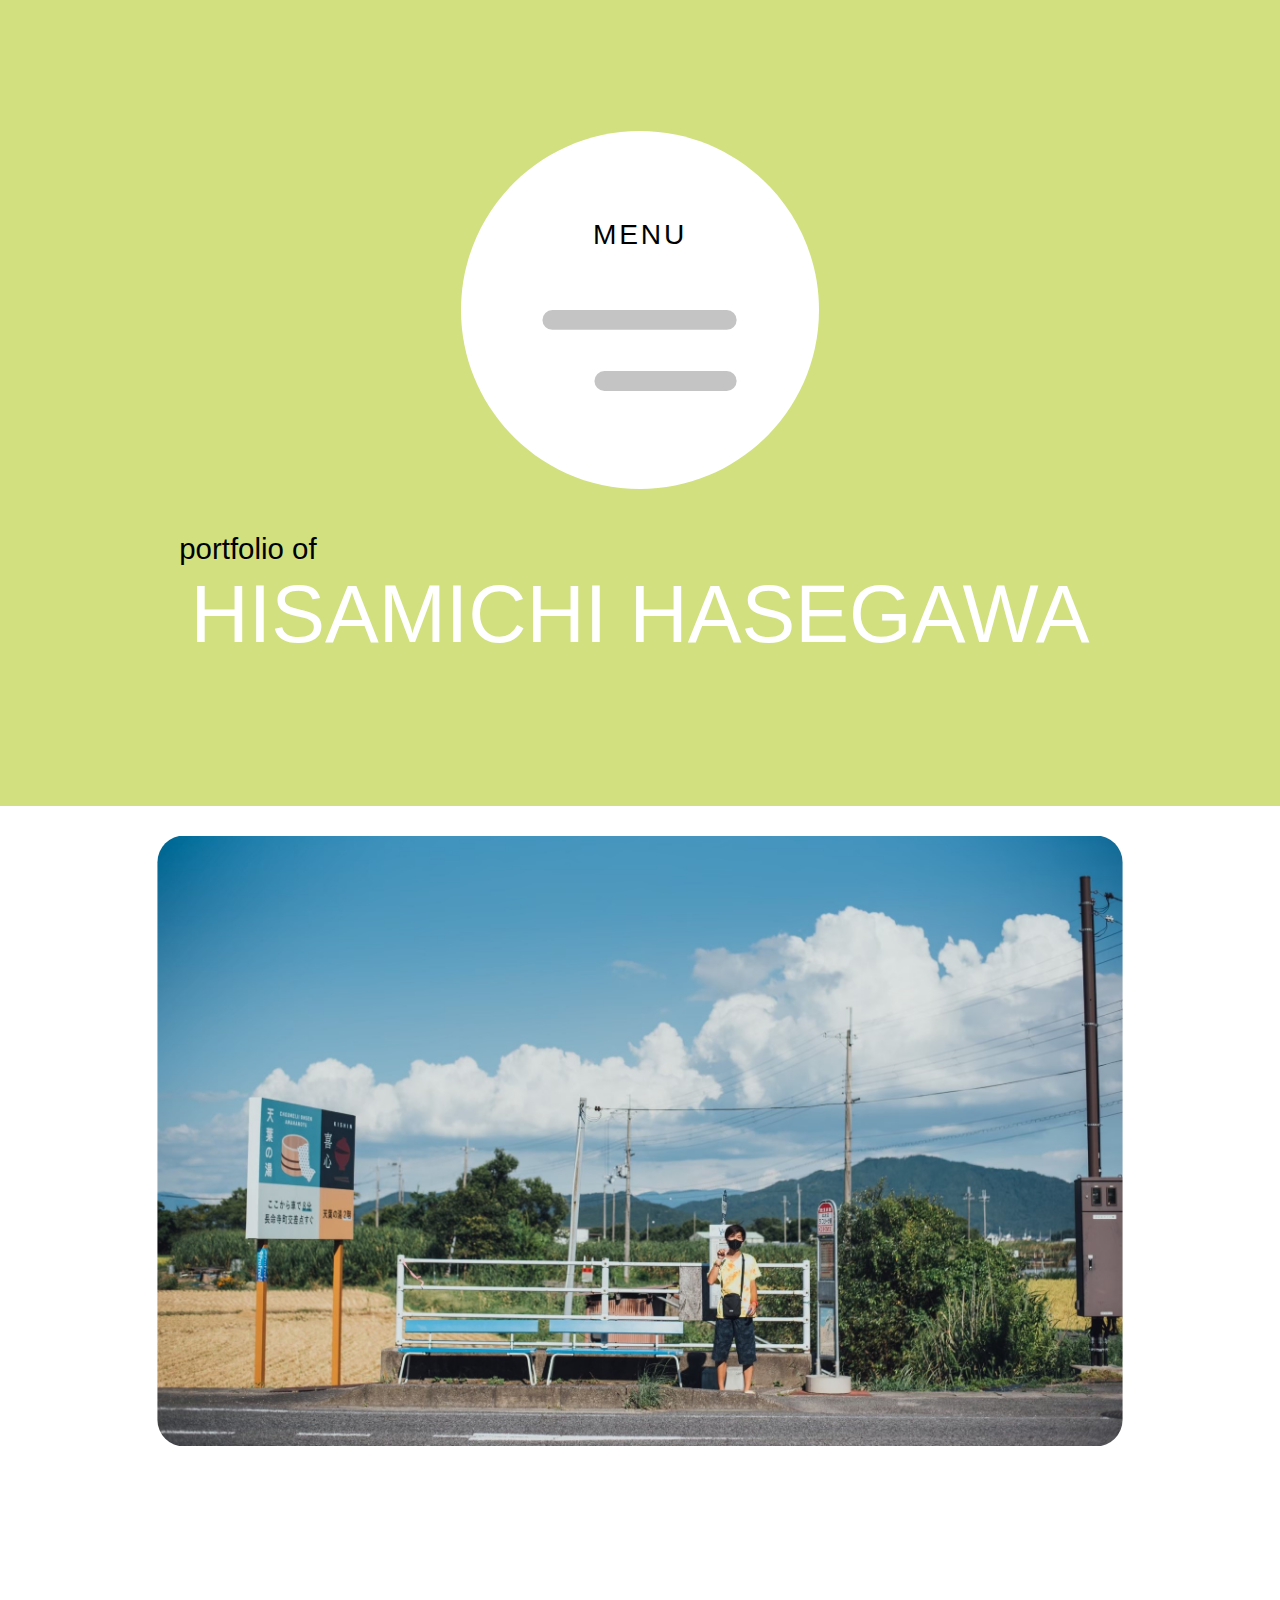
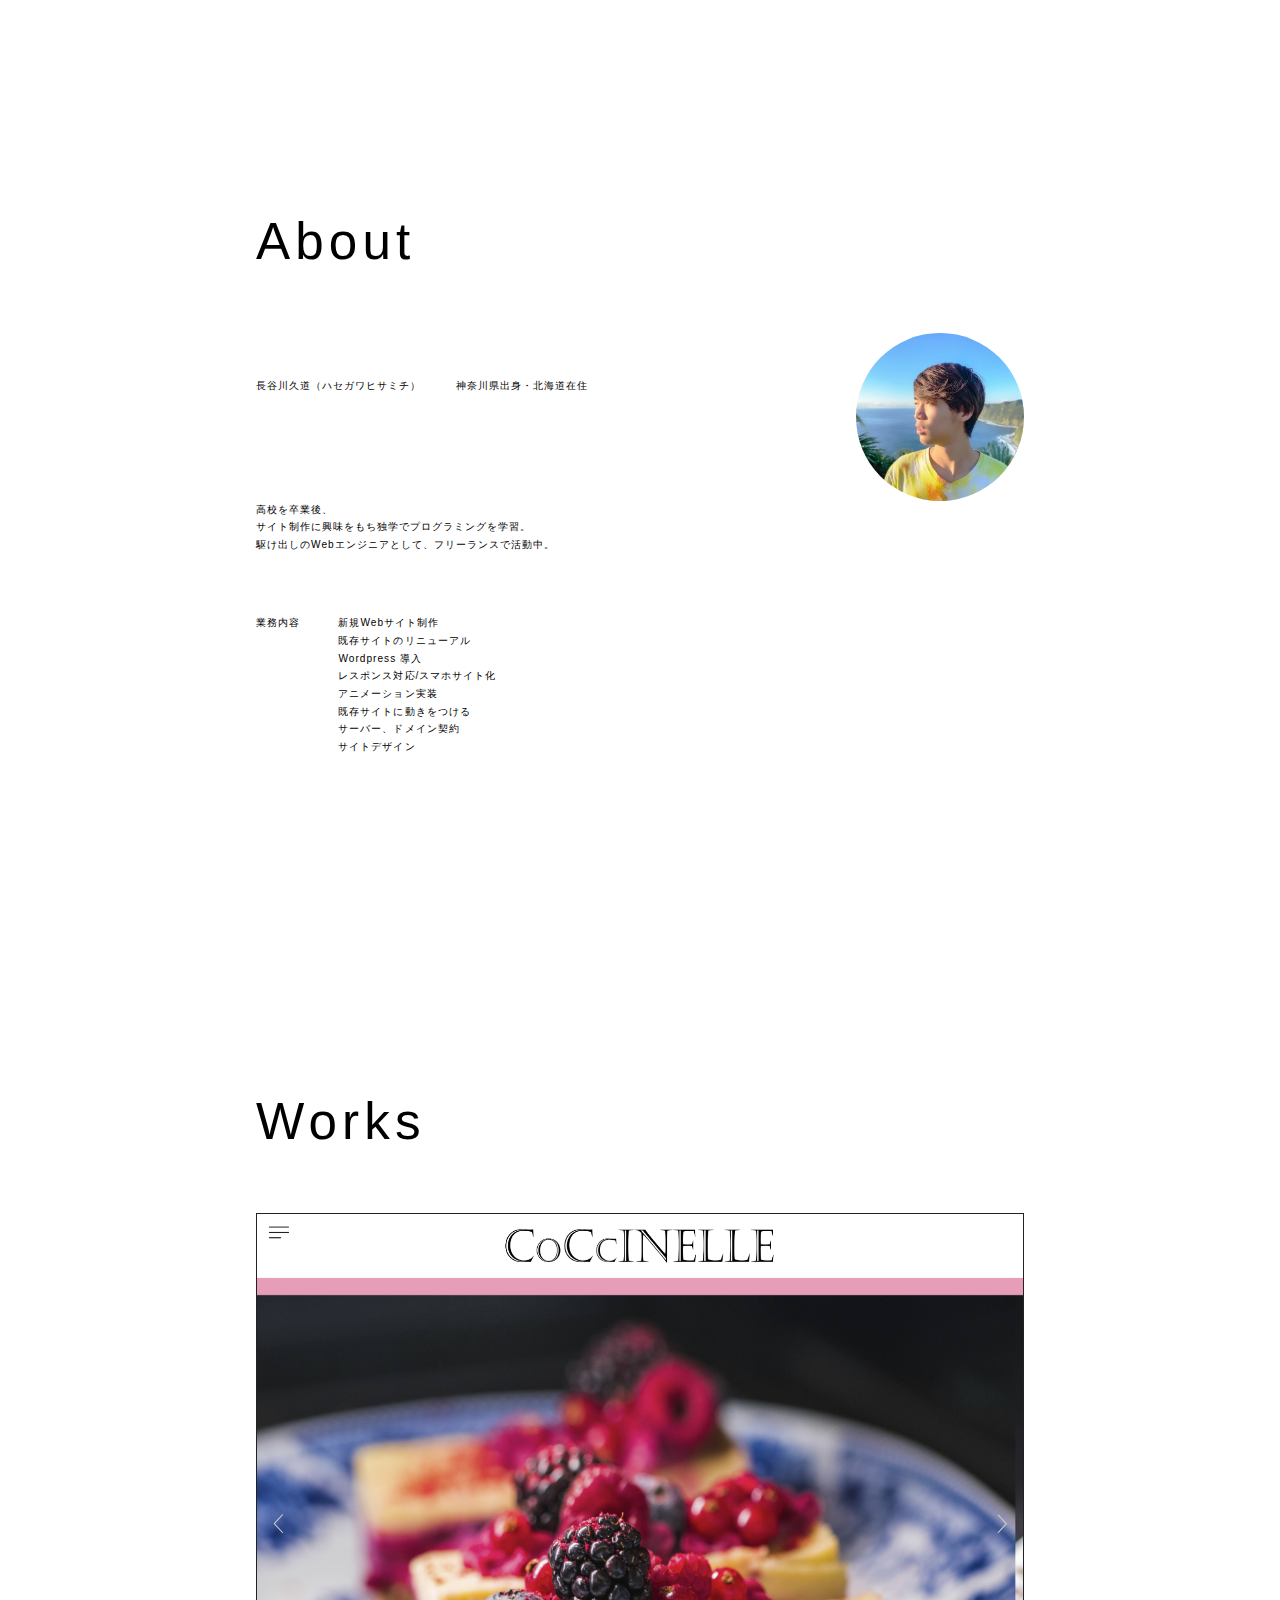
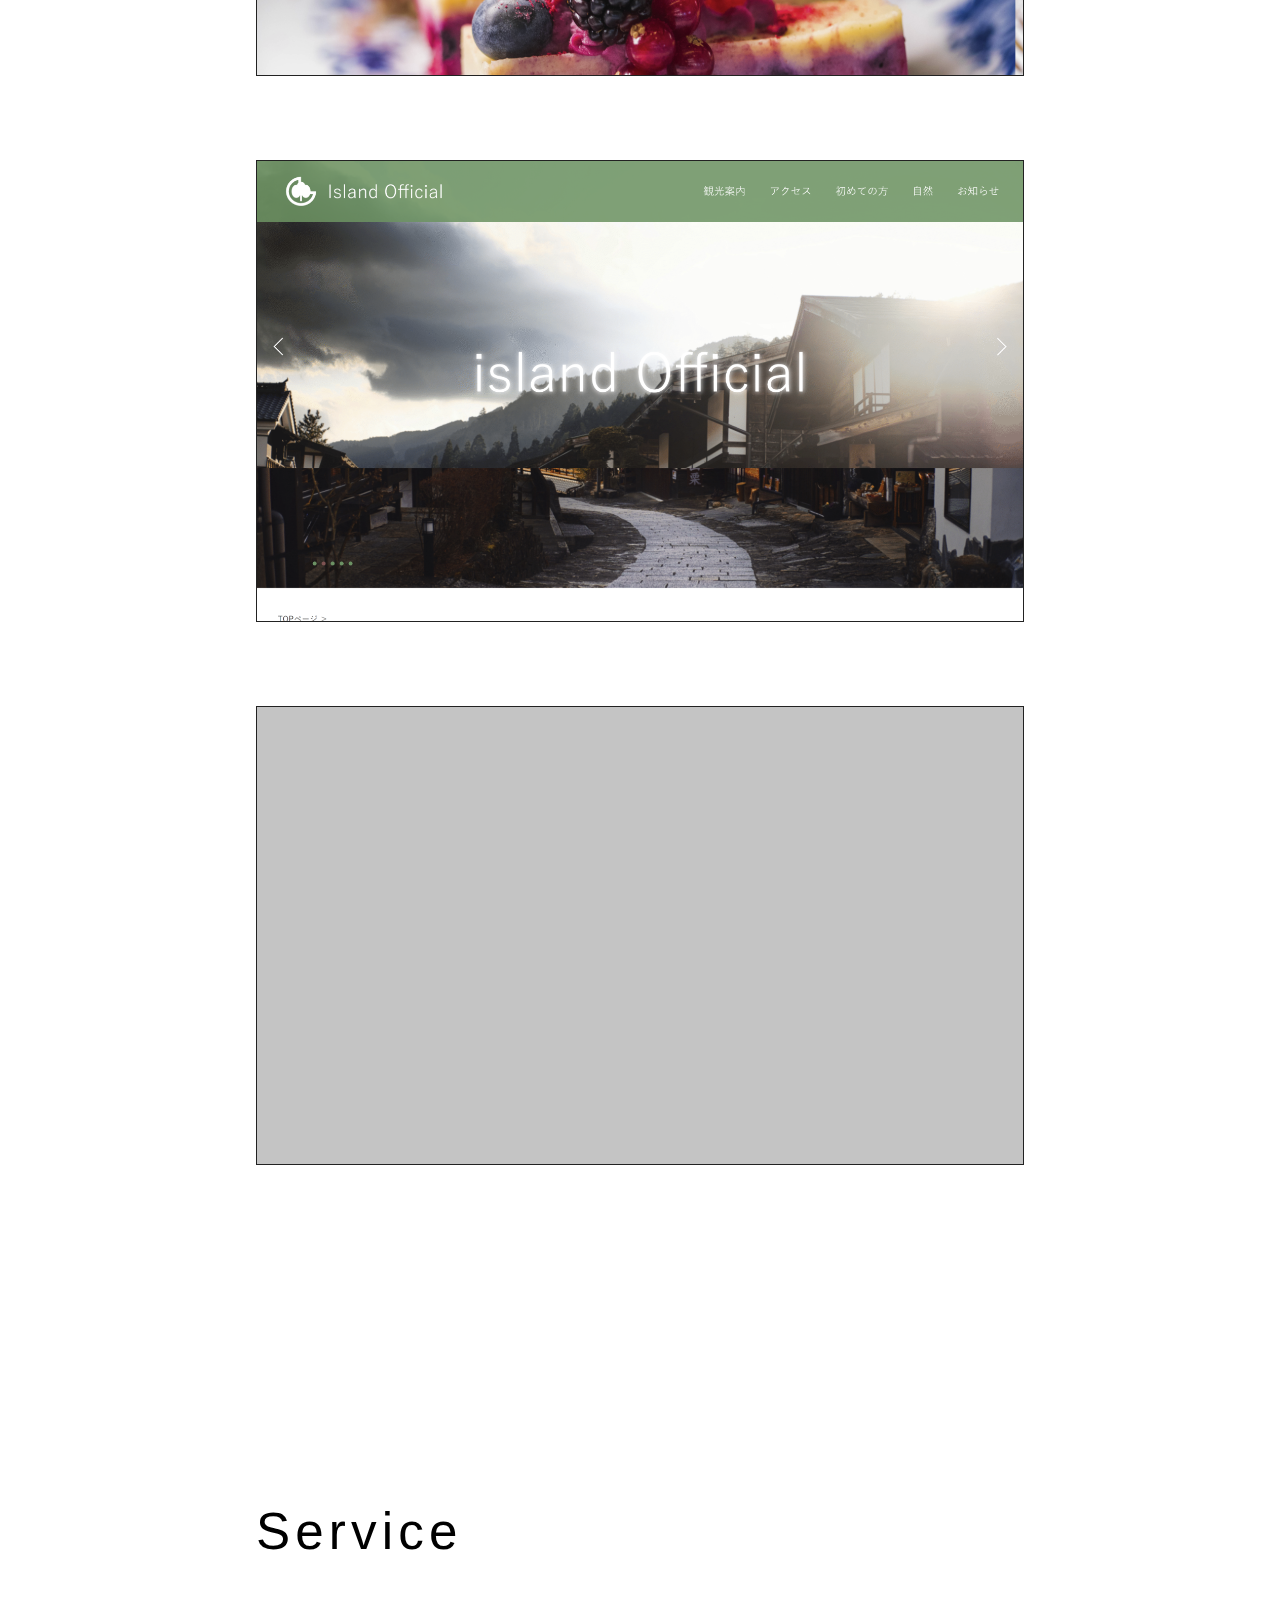
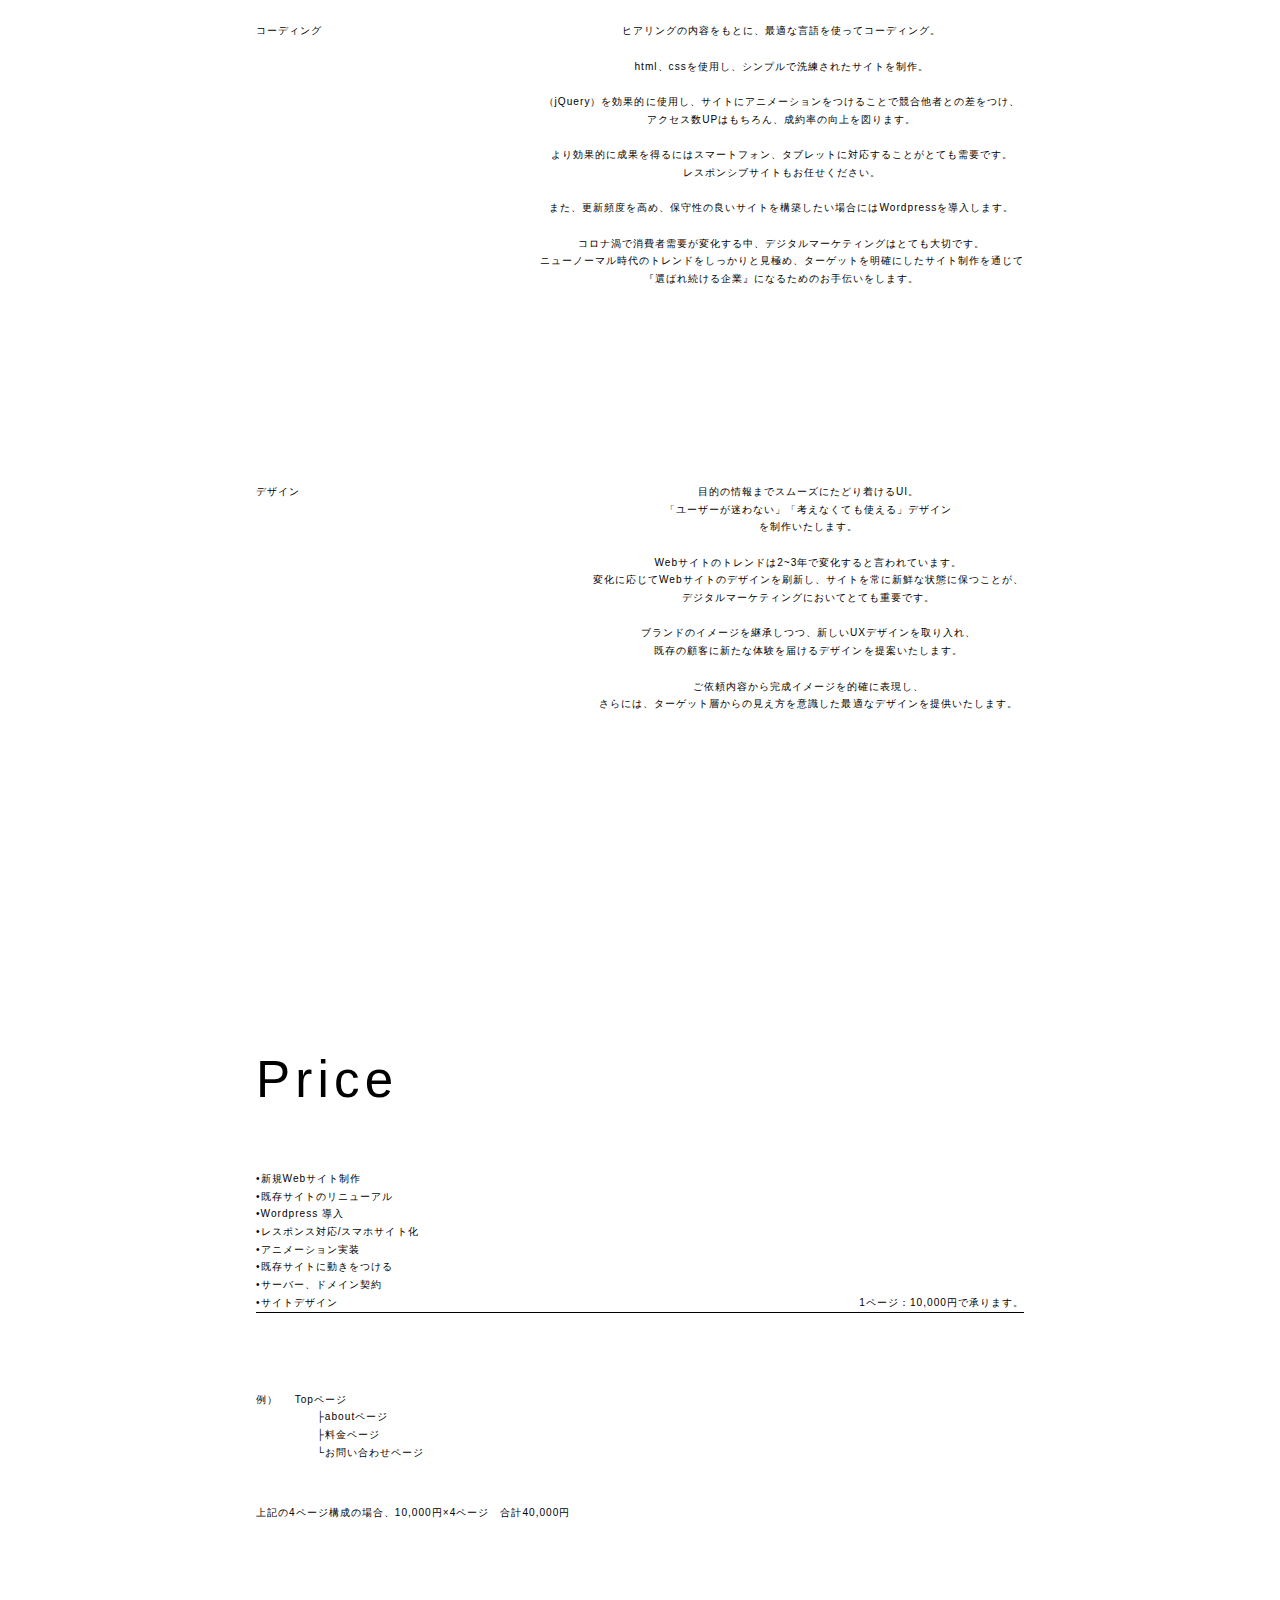
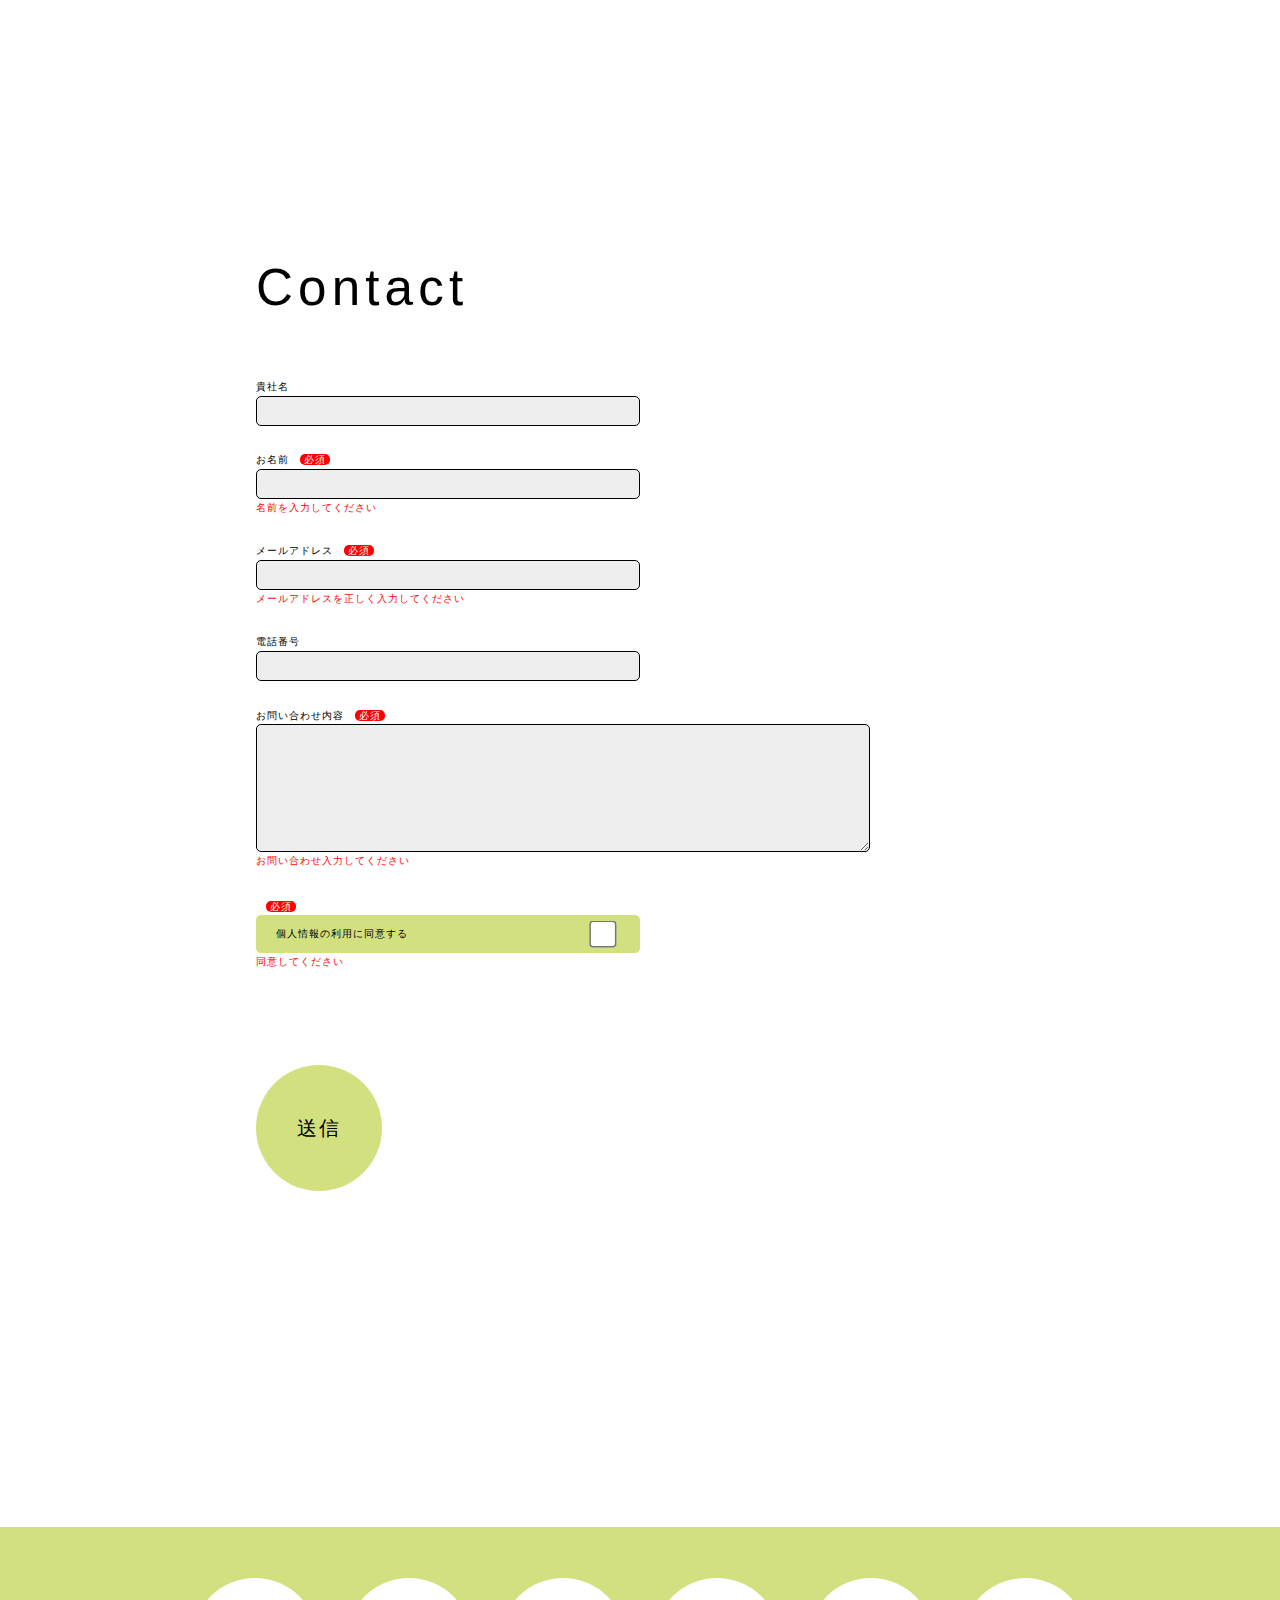
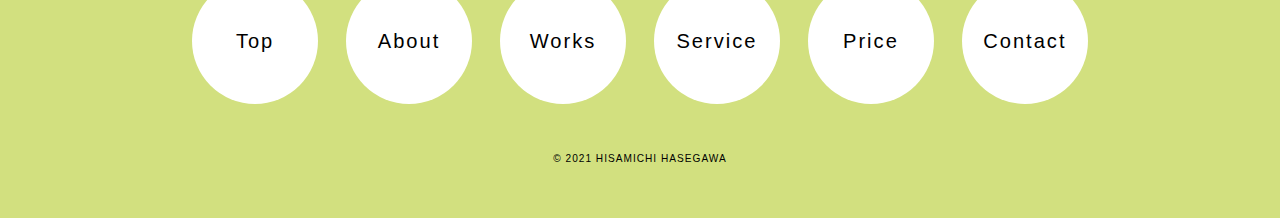
<file: index.html>
<!DOCTYPE html>
<html lang="ja">
  <head prefix="og: http://ogp.me/ns# fb: http://ogp.me/ns/fb# website: http://ogp.me/ns/website#">
    
    <!-- Global site tag (gtag.js) - Google Analytics -->
    <script async src="https://www.googletagmanager.com/gtag/js?id=G-9CGNYTDPLM"></script>
    <script>
      window.dataLayer = window.dataLayer || [];
      function gtag() { dataLayer.push(arguments); }
      gtag('js', new Date());

      gtag('config', 'G-9CGNYTDPLM');
    </script>

    <meta charset="utf-8">
    <title>portfolio of HISAMICHI HASEGAWA</title>
    <meta name="description" content="HISAMICHI HASEGAWA（ハセガワヒサミチ）のポートフォリオサイト。素敵なWebサイトを提供する駆け出しのWebデザイナー、ハセガワヒサミチについて詳しくはこちら。">
    
    <!--stylesheet-->
    <link rel="stylesheet" href="https://hissa-yellow.github.io/portfolio/css/reset.css">
    <link rel="stylesheet" href="https://hissa-yellow.github.io/portfolio/css/style.css">
    <link rel="stylesheet" href="https://hissa-yellow.github.io/portfolio/css/responsive.css">

    
    <link rel="stylesheet" href="css/reset.css">
    <link rel="stylesheet" href="css/style.css">
    <link rel="stylesheet" href="css/responsive.css">
    

    <!--OGP setting-->
    <meta property="og:url" content="https://github.com/hissa-yellow/portfolio">
    <meta property="og:type" content="website">
    <meta property="og:image" content="https://hissa-yellow.github.io/portfolio/images/ogp-img.png">
    <meta property="og:title" content="portfolio of HISAMICHI HASEGAWA">
    <meta property="og:description" content="HISAMICHI HASEGAWA（ハセガワヒサミチ）のポートフォリオサイト。素敵なWebサイトを提供する駆け出しのWebデザイナー、ハセガワヒサミチについて詳しくはこちら。">
    
    <meta name="twitter:card" content="summery_large_image">
    <meta name="twitter:site" content="@hissa_yellow">



    
    <!--favicon-->
    <link rel="apple-touch-icon" sizes="180x180" href="images/apple-touch-icon-180x180.png">
    <link rel="icon" href="images/favicon.ico" id="favicon">
    
    
    <!--madia query-->
    <meta name="viewport" content="width=device-width, initial-scale=1.0">
    
    
    <!--jquery CDN-->
    <script src="https://ajax.googleapis.com/ajax/libs/jquery/3.6.0/jquery.min.js"></script>

    <!--formrun お問い合わせフォーム-->
    <script src="https://sdk.form.run/js/v2/formrun.js"></script>

  </head>

  <body>
    <header>
      <section class="top-cover" id="top">
        <h2 class="hidden">hidden-text</h2>
        <div class="menu">
          <img src="images/menu-icon.svg" class="menu-icon open" id="menu-icon" alt="menu">
          <p class="menu-text open">MENU</p>
        </div>
        
        <!--nav-->
        <section class="nav" id="menu-con">
          <h2 class="hidden">hidden-text</h2>
          <img src="images/menu-icon-close.svg" class="close" alt="menu">
          <nav class="nav-list">
            <div class="nav-li f-about">
              <div class="nav-btn"><a href="#section-about">About</a></div>
            </div>
            <div class="nav-li f-works"> 
              <div class="nav-btn"><a href="#section-works">Works</a></div>
            </div>
            <div class="nav-li f-service">
              <div class="nav-btn"><a href="#section-service">Service</a></div>
            </div>
            <div class="nav-li f-price">
              <div class="nav-btn"><a href="#section-price">Price</a></div>
            </div>
            <div class="nav-li f-contact">
              <div class="nav-btn"><a href="#section-contact">Contact</a></div>
            </div>
          </nav>
        </section>
        <!--nav-->


        <div class="top-text">
          <p class="portfolio">portfolio of</p>
          <h1 class="myname">HISAMICHI HASEGAWA</h1>
        </div>
        <div class="arrow">
          <img src="images/Arrow-1.svg" class="arraw1" alt="arrow">
        </div>
      </section>

      <section class="top-img">
        <h2 class="hidden">hidden-text</h2>
        <div class="top-img-con">
          <img class="top-img-sky" src="images/sky.jpg" alt="sky">
        </div>
      </section>
    </header>



    <main>
      <section class="about section" id="section-about">
        <h2 class="section-title">About</h2>
        <div class="about-top">
          <div class="my-icon-con">
            <img class="my-icon" src="images/my-icon.jpg" alt="icon">
          </div>
          <div>
            <div class="mydata">
              <p>長谷川久道（ハセガワヒサミチ）</p>
              <p>神奈川県出身・北海道在住</p>
            </div>
          </div>
          
        </div>
        <div class="about-bottom">
          <div class="mydata-text">
            <p>高校を卒業後、
            <br>サイト制作に興味をもち独学でプログラミングを学習。
            <br>駆け出しのWebエンジニアとして、フリーランスで活動中。</p>
          </div>
          <div class="job-con">
            <p class="job-con-title">業務内容</p>
            <ul>
              <li>新規Webサイト制作</li>
              <li>既存サイトのリニューアル</li>
              <li>Wordpress 導入</li>
              <li>レスポンス対応/スマホサイト化</li>
              <li>アニメーション実装</li>
              <li>既存サイトに動きをつける</li>
              <li>サーバー、ドメイン契約</li>
              <li>サイトデザイン</li>
            </ul>
          </div>
        </div>
      </section>

      <section class="works section" id="section-works">
        <h2 class="section-title">Works</h2>

        <!--↓↓↓↓work-->
        <div class="work">
          <div class="bgUD">
            <a href="https://hissa-yellow.github.io/coccelle/" target="_blank">
              <span class="mask">
                <img src="images/洋菓子店CoccelleItopページ.png" class="work-img" alt="洋菓子店Coccelleの画像">
                <span class="cap">
                  <p class="cap-title">【洋菓子店Coccelle(仮）のホームページ】</p>
                  <p class="cap-text">デザインからコーディングまでを担当。インスタグラムの公式アカウントでリーチした新規顧客に対して、
                    より詳しくお店について知っていただく、そしてお店に足を運んで頂くために「食べたくなる」を意識したデザイン。商品画像をスライドショーにして配置することでより「食べたくなるサイト」に。
                    「高貴で優雅な洋菓子店」というブランドイメージを大切にし、サイト全体にコンテンツを「ふわっ」と表示するアニメーションを実装。サイト内のボタンにもゆっくりと動くアニメーションを実装。
                  </p>
                  <p class="cap-lang">html/css/javascript/jQuery</p>
                  <p class="cap-price">10,000円~15,000円　納期1ヶ月~</p>
                  <p class="cap-btn">詳しく見る</p>
                </span>
              </span>
            </a>
          </div>
          <div class="work-text">
            <div class="work-text-contents">
              <p class="work-title">【洋菓子店Coccelle様のホームページ】</p>
              <p class="work-explain">デザインからコーディングまでを担当いたしました。インスタグラムの公式アカウントでリーチした新規顧客に対して、
                より詳しくお店について知っていただく、そしてお店に足を運んで頂くために「食べたくなる」を意識したデザイン。商品画像をスライドショーにして配置することでより「食べたくなるサイト」に。
                「高貴で優雅な洋菓子店」というブランドイメージを大切にし、サイト全体にコンテンツを「ふわっ」と表示するアニメーションを実装。サイト内のボタンにもゆっくりと動くアニメーションを実装。
              </p>
              <p class="work-language">html/css/javascript/jQuery</p>
              <p class="work-price">10,000円~15,000円　納期1ヶ月~</p>
            </div>
            <div class="work-text-contents">
              <a href="https://hissa-yellow.github.io/coccelle/" class="work-url" target="_blank">https://hissa-yellow.github.io/coccelle/</a>
            </div>
          </div>
        </div>
        <!--↑↑↑↑work-->

        <!--↓↓↓↓work-->
        <div class="work">
          <div class="bgUD">
            <a href="https://hissa-yellow.github.io/islandOfficial/" target="_blank">
              <span class="mask">
                <img src="images/islandofficial-ページ.png" class="work-img" alt="islandOfficial公式サイトの画像">
                <span class="cap">
                  <p class="cap-title">【観光協会Island Official（仮）の公式ホームページ】</p>
                  <p class="cap-text">デザインからコーディングまでを担当。観光協会などの公式サイトをリニューアルするようなご依頼の場合の仕上がりです。
                    前回のサイトリニューアルからかなり時間が経っているようなサイトを新たなデザイン刷新。ローディング画面や、スクロールアニメーションを加えた
                    モダンなイメージに。検索でリーチした方をしっかりと新規顧客へと育てるサイトです。サイトを新しくすることで新たなインバウンドに繋げることが出来ます。
                  </p>
                  <p class="cap-lang">html/css/javascript/jQuery/PCサイトのみ</p>
                  <p class="cap-price">20,000円~25,000円　納期1ヶ月~</p>
                  <p class="cap-btn">詳しく見る</p>
                </span>
              </span>
            </a>
          </div>
          <div class="work-text">
            <div class="work-text-contents">
              <p class="work-title">【観光協会Island Official（仮）の公式ホームページ】</p>
              <p class="work-explain">デザインからコーディングまでを担当。観光協会などの公式サイトをリニューアルするようなご依頼の場合の仕上がりです。
              前回のサイトリニューアルからかなり時間が経っているようなサイトを新たなデザイン刷新。ローディング画面や、スクロールアニメーションを加えた
              モダンなイメージに。検索でリーチした方をしっかりと新規顧客へと育てるサイトです。サイトを新しくすることで新たなインバウンドに繋げることが出来ます。
              </p>
              <p class="work-language">html/css/javascript/jQuery/PCサイトのみ</p>
              <p class="work-price">10,000円~15,000円　納期1ヶ月~</p>
            </div>
            <div class="work-text-contents">
              <a href="https://hissa-yellow.github.io/islandOfficial/" class="work-url"
                target="_blank">https://hissa-yellow.github.io/islandOfficial/</a>
            </div>
          </div>
        </div>
        <!--↑↑↑↑work-->

        <!--↓↓↓↓work-->
        <div class="work">
          <div>
            <img src="images/work-img.jpg" class="work-img" alt="準備中の画像">
          </div>
          <div class="work-text">
            <div class="work-text-contents">
              <p class="work-title">title</p>
              <p class="work-explain">explain</p>
              <p class="work-language">language</p>
              <p class="work-price">price</p>
            </div>
            <div class="work-text-contents">
              <p class="work-url">https://example.com</p>
            </div>
          </div>
        </div>
        <!--↑↑↑↑work-->
      </section>

      <section class="service section" id="section-service">
        <h2 class="section-title">Service</h2>
        <div class="coding service-title">
          <div class="coding-title">
            <p class="service-con-title">コーディング</p>
          </div>
          <div class="coding-text service-text">
            <p>ヒアリングの内容をもとに、最適な言語を使ってコーディング。
              <br>
              <br>html、cssを使用し、シンプルで洗練されたサイトを制作。
              <br>
              <br>（jQuery）を効果的に使用し、サイトにアニメーションをつけることで競合他者との差をつけ、
              <br>アクセス数UPはもちろん、成約率の向上を図ります。
              <br>
              <br>より効果的に成果を得るにはスマートフォン、タブレットに対応することがとても需要です。
              <br>レスポンシブサイトもお任せください。
              <br>
              <br>また、更新頻度を高め、保守性の良いサイトを構築したい場合にはWordpressを導入します。
              <br>
              <br>コロナ渦で消費者需要が変化する中、デジタルマーケティングはとても大切です。
              <br>ニューノーマル時代のトレンドをしっかりと見極め、ターゲットを明確にしたサイト制作を通じて
              <br>『選ばれ続ける企業』になるためのお手伝いをします。
            </p>
          </div>

          <!--コーディングresponsive-->
          <div class="coding-text service-text-responsive">
            <p>ヒアリングの内容をもとに、
              <br>最適な言語を使ってコーディング。
              <br>
              <br>html、cssを使用し、
              <br>シンプルで洗練されたサイトを制作。
              <br>
              <br>JavaScript（jQuery）を効果的に使用し、
              <br>サイトにアニメーションをつけることで
              <br>競合他者との差をつけ、アクセス数UPはもちろん、成約率の向上を図ります。
              <br>
              <br>より効果的に成果を得るには
              <br>スマートフォン、タブレットに対応する
              <br>ことがとても需要です。
              <br>
              <br>レスポンシブサイトもお任せください。
              <br>
              <br>また、更新頻度を高め、
              <br>保守性の良いサイトを構築したい場合には
              <br>Wordpressを導入します。
              <br>
              <br>コロナ渦で消費者需要が変化する中、
              <br>デジタルマーケティングはとても大切です。
              <br>ニューノーマル時代のトレンドを
              <br>しっかりと見極め、
              <br>ターゲットを明確にしたサイト制作を通じて
              <br>『選ばれ続ける企業』
              <br>になるためのお手伝いをします。
            </p>
          </div>
          <!---->

        </div>
        <div class="design service-title">
          <div class="design-title">
            <p class="service-con-title">デザイン</p>
          </div>
          <div class="design-text service-text">
            <p>目的の情報までスムーズにたどり着けるUI。
              <br>「ユーザーが迷わない」「考えなくても使える」デザイン
              <br>を制作いたします。
              <br>
              <br>Webサイトのトレンドは2~3年で変化すると言われています。
              <br>変化に応じてWebサイトのデザインを刷新し、サイトを常に新鮮な状態に保つことが、
              <br>デジタルマーケティングにおいてとても重要です。
              <br>
              <br>ブランドのイメージを継承しつつ、新しいUXデザインを取り入れ、
              <br>既存の顧客に新たな体験を届けるデザインを提案いたします。
              <br>
              <br>ご依頼内容から完成イメージを的確に表現し、
              <br>さらには、ターゲット層からの見え方を意識した最適なデザインを提供いたします。
            </p>
          </div>

          <!--デザインresponsive-->
          <div class="design-text service-text-responsive">
            <p>目的の情報までスムーズにたどり着けるUI。
              <br>
              <br>「ユーザーが迷わない」
              <br>「考えなくても使える」
              <br>デザインを制作いたします。
              <br>
              <br>Webサイトのトレンドは
              <br>2~3年で変化すると言われています。
              <br>
              <br>変化に応じてWebサイトの
              <br>デザインを刷新し、
              <br>常に新鮮な状態に保つことが
              <br>デジタルマーケティングにおいて
              <br>とても重要です。
              <br>
              <br>ブランドのイメージを継承しつつ、
              <br>新しいUXデザインを取り入れ、
              <br>既存の顧客に新たな体験を届けるデザインを
              <br>提案いたします。
              <br>
              <br>ご依頼内容から
              <br>完成イメージを的確に表現し、
              <br>さらには、
              <br>ターゲット層からの見え方を意識した
              <br>デザインを提供いたします。
            </p>
          </div>
          <!---->


        </div>
        
      </section>

      <section class="price section" id="section-price">
        <h2 class="section-title">Price</h2>
        <div class="price-top">
          <ul class="price-fig">
            <li>•新規Webサイト制作</li>
            <li>•既存サイトのリニューアル</li>
            <li>•Wordpress 導入</li>
            <li>•レスポンス対応/スマホサイト化</li>
            <li>•アニメーション実装</li>
            <li>•既存サイトに動きをつける</li>
            <li>•サーバー、ドメイン契約</li>
            <li>•サイトデザイン</li>
          </ul>
          <div class="price-fig price-fig-right">
            <p>
              <br><br><br><br><br><br><br>
              1ページ：10,000円で承ります。</p>
          </div>
        </div>

        <!--price responsive-->
        <div class="price-top-responsive">
          <ul class="price-list-responsive">
            <li>•新規Webサイト制作</li>
            <li>•既存サイトのリニューアル</li>
            <li>•Wordpress 導入</li>
            <li>•レスポンス対応/スマホサイト化</li>
            <li>•アニメーション実装</li>
            <li>•既存サイトに動きをつける</li>
            <li>•サーバー、ドメイン契約</li>
            <li>•サイトデザイン</li>
          </ul>
          <p class="price-fig-responsive">1ページ：10,000円で承ります。</p>
        </div>
        <!---->

        <div class="price-bottom">
          <div class="price-bottom-text">
            <div class="price-bottom-left">
              <p>例）</p>
            </div>
            <div class="price-bottom-right">
              <p>Topページ</p>
              <p>　　├aboutページ</p>
              <p>　　├料金ページ</p>
              <p>　　└お問い合わせページ　</p>
            </div>
          </div>
          <p class="price-total">上記の4ページ構成の場合、10,000円×4ページ　合計40,000円</p>
        </div>

        <!--price-responsive-->
        <div class="price-bottom-responsive">
          <div class="price-bottom-text-responsive">
            <div class="price-bottom-left-responsive">
              <p>例）</p>
            </div>
            <div class="price-bottom-right-responsive">
              <p>Topページ</p>
              <p>aboutページ</p>
              <p>料金ページ</p>
              <p>お問い合わせページ　</p>
            </div>
          </div>
          <div class="price-total-con-responsive">
            <p class="price-total-responsive">上記の4ページ構成の場合、<br>10,000円×4ページ　合計40,000円</p>
          </div>
        </div>
        <!---->
      </section>

      <section class="contact section" id="section-contact">
        <h2 class="section-title">Contact</h2>
        <form class="formrun" action="https://form.run/api/v1/r/c5upvkcq0tmqoz99x06h9aq9" method="post">
          <!-- ↓自由に要素を追加・編集することができます -->
          <div class="contact-con">
            <label class="contact-label">貴社名</label>
            <input name="貴社名" type="text">
          </div>

          <div class="contact-con">
            <label class="contact-label">お名前　<span class="Mandatory">必須</span></label>
            <input name="お名前" type="text"　data-formrun-type="email" data-formrun-required>
            <div class="contact-label error" data-formrun-show-if-error="お名前">名前を入力してください</div>
          </div>
        
          <div class="contact-con">
            <label class="contact-label">メールアドレス　<span class="Mandatory">必須</span></label>
            <input name="メールアドレス" type="text" data-formrun-type="email" data-formrun-required>
            <div class="contact-label error" data-formrun-show-if-error="メールアドレス">メールアドレスを正しく入力してください</div>
          </div>

          <div class="contact-con">
            <label class="contact-label">電話番号</label>
            <input name="電話番号" type="text">
          </div>
        
          <div class="contact-con">
            <label class="contact-label">お問い合わせ内容　<span class="Mandatory">必須</span></label>
            <textarea name="お問い合わせ内容" data-formrun-required></textarea>
            <div class="contact-label error" data-formrun-show-if-error="お問い合わせ内容">お問い合わせ入力してください</div>
          </div>
 
          

        
          <div class="contact-con">
            <div class="checkbox-con">
              <span class="Mandatory Mandatory-personai-info">必須</span>
              <label class="personal-info" for="personal-info-consent">個人情報の利用に同意する
                <input type="checkbox" id="personal-info-consent" name="個人情報利用同意" data-formrun-required>
              </label>
            </div>
            
            <div class="contact-label error" data-formrun-show-if-error="個人情報利用同意">同意してください</div>
          </div>
        
          <!-- ボット投稿をブロックするためのタグ -->
          <div class="_formrun_gotcha">
            <style media="screen">
              ._formrun_gotcha {
                position: absolute !important;
                height: 1px;
                width: 1px;
                overflow: hidden;
              }
            </style>
            <label for="_formrun_gotcha">If you are a human, ignore this field</label>
            <input type="text" name="_formrun_gotcha" id="_formrun_gotcha" tabindex="-1">
          </div>
          <button class="contact-label mobile-style" type="submit" data-formrun-error-text="未入力の項目があります" data-formrun-submitting-text="送信中..."> </button>
          <button class="contact-label contact-btn" type="submit">送信</button>
          
        </form>

      </section>





    </main>

    




    <footer>
      <div class="footer-con">
        <nav class="footer-nav">
          <ul class="footer-list">
            <li class="footer-box"><a class="footer-btn" href="#top">Top</a></li>
            <li class="footer-box"><a class="footer-btn" href="#section-about">About</a></li>
            <li class="footer-box"><a class="footer-btn" href="#section-works">Works</a></li>
            <li class="footer-box"><a class="footer-btn" href="#section-service">Service</a></li>
            <li class="footer-box"><a class="footer-btn" href="#section-price">Price</a></li>
            <li class="footer-box"><a class="footer-btn" href="#section-contact">Contact</a></li>
          </ul>
        </nav>
        <p class="copy-rights">© 2021 HISAMICHI HASEGAWA</p>
      </div>
    </footer>

    <script src="js/jquery.js"></script>
  </body>
</html>
</file>
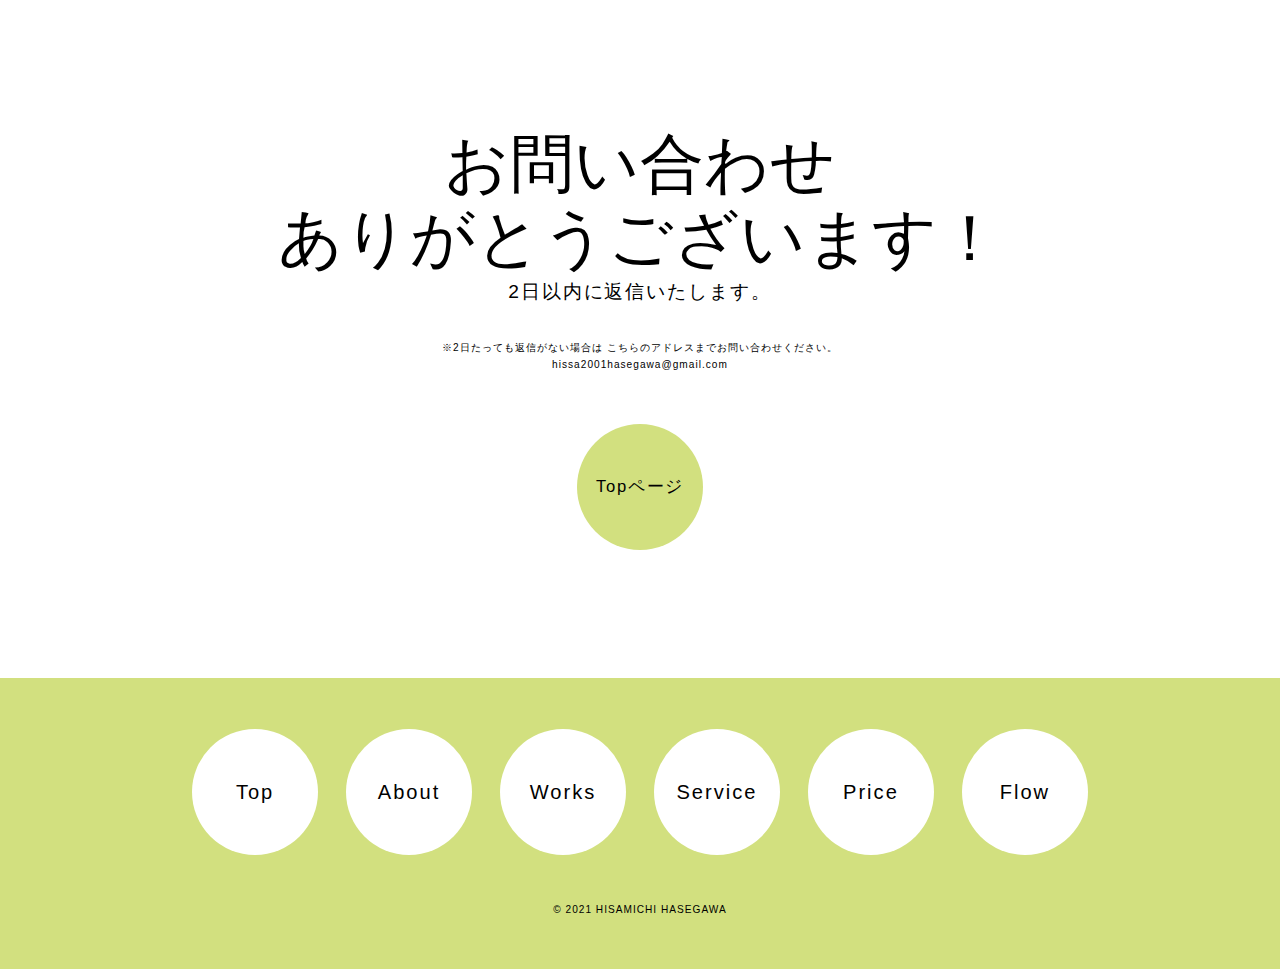
<file: thanks.html>
<!DOCTYPE html>
<html lang="ja">
  <head>
    <meta name="robots" content="noindex">
    <meta charset="utf-8">
    <title>お問い合わせありがとうございます！ portfolio of HISAMICHI HASEGAWA</title>
    
    
    <!--stylesheet-->
    <link rel="stylesheet" href="https://hissa-yellow.github.io/portfolio/css/reset.css">
    <link rel="stylesheet" href="https://hissa-yellow.github.io/portfolio/css/style.css">
    <link rel="stylesheet" href="https://hissa-yellow.github.io/portfolio/css/responsive.css">
    
    <!--
    <link rel="stylesheet" href="css/reset.css">
    <link rel="stylesheet" href="css/style.css">
    <link rel="stylesheet" href="css/responsive.css">
    -->
    
    
    <!--favicon-->
    <link rel="apple-touch-icon" sizes="180x180" href="images/apple-touch-icon-180x180.png">
    <link rel="icon" href="images/favicon.ico" id="favicon">
    
    <!--madia query-->
    <meta name="viewport" content="width=device-width, initial-scale=1.0">
    
    <!--jquery CDN-->
    <script src="https://ajax.googleapis.com/ajax/libs/jquery/3.6.0/jquery.min.js"></script>

  </head>
  <body>
    <section class="section section-thanks">
      <h1 class="thanks">お問い合わせ<br>ありがとうございます！</h1>
      <p class="thanks-p">2日以内に返信いたします。</p>
      <div class="thanks-note">
        <p>※2日たっても返信がない場合は
          <br class="mobile-only">
          こちらのアドレスまでお問い合わせください。</p>
        <p>hissa2001hasegawa@gmail.com</p>
      </div>

      <div class="to-top">
        <a class="to-top-btn footer-btn" href="index.html">Topページ</a>
      </div>
     
    </section>
    
    <footer>
      <div class="footer-con">
        <nav class="footer-nav">
          <ul class="footer-list">
            <li class="footer-box"><a class="footer-btn" href="index.html">Top</a></li>
            <li class="footer-box"><a class="footer-btn" href="index.html#section-about">About</a></li>
            <li class="footer-box"><a class="footer-btn" href="index.html#section-works">Works</a></li>
            <li class="footer-box"><a class="footer-btn" href="index.html#section-service">Service</a></li>
            <li class="footer-box"><a class="footer-btn" href="index.html#section-price">Price</a></li>
            <li class="footer-box"><a class="footer-btn" href="index.html#section-flow">Flow</a></li>
          </ul>
        </nav>
        <p class="copy-rights">© 2021 HISAMICHI HASEGAWA</p>
      </div>
    </footer>
    
    <script src="js/jquery.js"></script>
  </body>

</html>
</file>
<file: css/style.css>
body {
  font-family: 'Yu Gothic', 'Hiragino Sans', sans-serif;
  -webkit-text-size-adjust: 100%;
  

}

p, li, a, 
label, span {
  font-size: 0.79vw;
  letter-spacing: 00.1em;
  line-height: 175%;
}

label {
  display: block;
}



.hidden {
  position: absolute;
  top: -9999px;
  left: -9999px;
} 


.top-cover {
  height: 63vw;
  background-color: #D2E07F;
}

.menu {
  text-align: center;
  padding-top: 10.2vw; 
  position: relative;
  margin: 0 auto;
  
}

.menu-icon {
  cursor: pointer;
  width: 28%;
  
}

.menu-icon:hover {
  filter: drop-shadow(1px 1px 1.64vw rgba(0, 0, 0, 0.733));
  transition: all 1s;
  /*
  -webkit-transform: perspective(500px) translateZ(25px);
  -moz-transform: perspective(500px) translateZ(25px);
  */
}

.menu-icon:active{
  filter: drop-shadow(1px 1px 3vw rgba(0, 0, 0, 0.5));
  transition: all 0.5s;
}

.menu-text {
  font-size: 2.2vw;
  line-height: 2.63vw;
  position: absolute;
  top :17vw; 
  left: 50%;
  -webkit-transform: translateX(-50%);
  -moz-transform: translateX(-50%);
  cursor: pointer;
}

/*
.menu-text:hover {
  font-size: 2.5vw;
  transition: all 1s;
  line-height: 40px;
  position: absolute;
  top: 17vw;
  left: 50%;
  -webkit-transform: translateX(-50%);
  -moz-transform: translateX(-50%);
  cursor: pointer;
}

*/



.top-text {
  padding-top: 6.1vw;
  padding-bottom: 198px;
  margin: 0 auto;
  position: relative;
}

.portfolio {
  font-size: 2.3vw;
  line-height: 3.1vw;
  letter-spacing: 0;
  position: absolute;
  top: 3.1vw;
  left: 50%;
  transform: translate(-36vw, 0);
  z-index: 1;
}


.myname {
  color: white;
  text-align: center;
  font-size: 6.3vw;
  font-weight: 400;
  line-height: 7.36vw;
  
}

.arrow {
  display: none;
  text-align: center;
  margin-top: 63.7vw;
}

.arraw1 {
  width: 19.73vw;
}

.top-img-con {
  text-align: center;
}

.top-img-sky {
  border-radius: 4.4vw;
  padding: 2.3vw;
  height: 52.3vw;
  width: 80%;
}


/**nav**/


.close {
  z-index: 10;
  position: absolute;
  top: 10.2vw;
  left: 50%;
  transform: translate(-50%, 0);
  width: 28%;
}

.close:hover {
  filter: drop-shadow(1px 1px 1.64vw rgba(0, 0, 0, 0.733));
  transition: all 1s;
  
} 

.close:active {
  filter: drop-shadow(1px 1px 3vw rgba(0, 0, 0, 0.5));
  transition: all 0.5s;
}



#menu-con {
  display: none;
  text-align: center;
}



.nav-li {
  width: 10%;
  position: absolute;
  top: 0;
}


/*
.nav-btn {
  background-color: rgb(255, 255, 255);
  border-radius: 50%;
  position: relative;
  padding-top: 100%; /*paddingの％は親要素に依存*/ /*
  height: 0;
}
*/


.nav-btn a {
  display: block;
  width: 9.86vw;
  font-size: 1.57vw;
  text-align: center;
  line-height: 9.86vw;
  background-color: white;
  border-radius: 50%;
  cursor: pointer;
}



.nav-btn a:hover {
  box-shadow: 1px 1px 1.6vw rgba(0, 0, 0, 0.733);
  transition: all 1s;
}

.nav-btn a:active {
  box-shadow: 1px 1px 3vw rgba(0, 0, 0, 0.548);
  transition: all 0.5s;
}



/*
.f-about {
  position: absolute;
  top: 6.58vw;
  left: 6.58vw;
}

.f-works {
  position: absolute;
  top: 300px;
  left: 300px;
}

.f-service {
  position: absolute;
  top: 200px;
  right: 300px;

}

.f-price {
  position: absolute;
  top: 400px;
  right: 100px;
}

*/







/**about**/
.section {
  width: 60%;
  margin: 26.3vw auto 0;
}


.section-title {
  font-style: normal;
  font-weight: normal;
  font-size: 4vw;
  line-height: 4.67vw;
  letter-spacing: 0.1em;
  color: #000000;
  margin-bottom: 4.73vw;
}

.about-top {
  display: flex;
  justify-content: space-between;
  flex-direction: row-reverse;
}

.mydata {
  display: flex;
  margin-top: 3.48vw;
  margin-bottom: 3.48vw;
}

.mydata p {
  margin-right: 2.7vw;
}

.my-icon {
  width: 13.1vw;
  border-radius: 50%;
}

.mydata-text {
  margin-bottom: 4.73vw;
}

.job-con {
  display: flex;
}

.job-con-title {
  margin-right: 5%;
}



/**work**/
.work {
  margin-bottom: 6.57vw;
}

.work-img {
  width: 100%;
  border: 1px solid rgb(34, 34, 34);
}

.work-title {
  font-weight: bold;
  margin-bottom: 1em;
}

.work-text {
  margin-top: 1.3vw;
  display: block;
  
}

.work-language,
.work-explain,
.work-price {
  margin-bottom: 1em;
}

.work-text-contents {
  width: 100%;
}


.work-url:hover {
  
  transition: all 1s;
}

/*work-img hover*/
.bgUD {
  position: relative;
}

.bgUD span.mask {
  position: relative;
  display: block;
  line-height: 0;
  overflow: hidden;
}

.bgUD span.mask::before {
  content: "";
  position: absolute;
  z-index: 2;
  left: 0;
  top: 0;
  opacity: 0;
  transition: .3s ease-in-out;
  transform: translateY(100%);
  background-color: rgba(73, 73, 73, 0.774);
  width: 100%;
  height: 100%; 
}

.bgUD:hover span.mask::before {
  opacity: 1;
  transform: translateY(0);
}

.bgUD span.cap {
  position: absolute;
  opacity: 0;
  transition: .5s ease-in-out;
  z-index: 3;
  top: 50%;
  left: 50%;
  transform: translate(-50%, -50%);
  color: rgb(255, 255, 255);
  line-height: 1.5;
  
}

.cap p {
  margin-bottom: 1em;
}


.cap-btn {
  border: 0.8px solid white;
  padding: 10px;
  display: inline-block;
}

.bgUD:hover span.cap {
  opacity: 1;
}

/*--------------*/


/**service**/
.service-title {
  display: flex;
  justify-content: space-between;
}

.service-text {
  text-align: center;
}




.coding {
  margin-bottom: 195px;
}






/**price**/
.price-top {
  display: flex;
  border-bottom: 0.06vw solid black;
}

.price-fig {
  width: 50%;
}

.price-fig-right {
  text-align: right;
}

.price-bottom {
  margin-top: 6.11vw;
}

.price-bottom-text {
  display: flex;
}

.price-bottom-left p {
  margin-right: 1.3vw;
}

.price-total {
  margin-top: 3.28vw;
}



/*contact*/
.contact {
  margin-bottom: 26.3%;
}

 .contact-label {
  font-size: 0.79vw;
  letter-spacing: 00.1em;
  line-height: 175%;
}

.contact-con {
  display: flex;
  flex-direction: column;
  margin-bottom: 2vw;
}


textarea,
input {
  background-color: rgba(216, 216, 216, 0.432);
  border: 1px solid black;
  border-radius: 5px;
  font-size: 16px;
  line-height: 175%;
}

input[type=text] {
  width: 50%;
}

textarea {
  height: 10vw;
  width: 80%;
}

.error {
  color: red;
}

.Mandatory {
  color: white;
  background-color: red;
  padding: 0 4px;
  font-size: 10px;
  border-radius: 5px;
}



input[type=checkbox] {
	transform: scale(1.5);
  width: 10%;
}

.contact-btn {
  margin-top: 50px;
  display: block;
  width: 9.86vw;
  font-size: 1.57vw;
  text-align: center;
  line-height: 9.86vw;
  background-color: #D2E07F;
  border-radius: 50%;
  cursor: pointer;
}

.contact-btn:hover {
  box-shadow: 1px 1px 1.6vw rgba(0, 0, 0, 0.733);
  transition: all 1s;
}

.contact-btn:active {
  box-shadow: 1px 1px 3vw rgba(0, 0, 0, 0.548);
  transition: all 0.5s;
}



.mobile-style {
  color: red;
}
  

.personal-info {
  background-color: #D2E07F;
  border-radius: 5px;
  display: flex;
  justify-content: space-between;
  width: 50%;
  padding: 10px 20px;
}

.personal-info:hover {
  box-shadow: 1px 1px 1.6vw rgba(0, 0, 0, 0.733);
  transition: all 1s;
}

.personal-info:active {
  box-shadow: 1px 1px 1.6vw rgba(0, 0, 0, 0.733);
  transition: all 1s;
}

.Mandatory-personai-info {
  margin-left: 10px;
}











footer {
  background-color: #D2E07F;
  width: 100%;
}

.footer-con {
  padding-top: 3.94vw;
  padding-bottom: 3.94vw;
  margin: 0 auto;
  width: 70vw;
}

.footer-list {
  display: flex;
  justify-content: space-between;
}



.footer-btn {
  display: block;
  width: 9.86vw;
  font-size: 1.57vw;
  text-align: center;
  line-height: 9.86vw;
  background-color: white;
  border-radius: 50%;
  cursor: pointer;
}

.footer-btn:hover  {
  box-shadow: 1px 1px 1.6vw rgba(0, 0, 0, 0.733);
  transition: all 1s;
}

.footer-btn:active {
  box-shadow: 1px 1px 3vw rgba(0, 0, 0, 0.548);
  transition: all 0.5s;
}

.copy-rights {
  text-align: center;
  margin-top: 3.61vw;
}


/*404*/

.section-404 {
  text-align: center;
  margin-top: 20%;
  margin-bottom: 15%;
}

.notfound {
  font-size: 6.3vw;
}

.notfound-p {
  font-size: 1.11vw;
}


/*thanks.html*/
.section-thanks {
  text-align: center;
  margin-top: 10%;
  margin-bottom: 10%;
}

.thanks {
  font-size: 5vw;
}

.thanks-p {
  font-size: 1.5vw;
}

.thanks-note {
  font-size: 1vw;
  margin-top: 30px;
} 

.to-top {
  display: flex;
  justify-content: center;
  margin-top: 50px;
}



.to-top-btn {
  display: block;
  width: 9.86vw;
  font-size: 1.3vw;
  text-align: center;
  line-height: 9.86vw;
  background-color: #D2E07F;
  border-radius: 50%;
  cursor: pointer;
}
</file>
<file: css/responsive.css>
@media screen and (min-width:840px) {
.f-about {
  position: absolute;
  top: 6.58vw;
  left: 6.58vw;
}

.f-works {
  position: absolute;
  top: 19.7vw;
  left: 19.7vw;
}

.f-service {
  position: absolute;
  top: 7vw;
  right: 24vw;

}

.f-price {
  position: absolute;
  top: 26.31vw;
  right: 17vw;
}

.f-contact {
  position: absolute;
  top: 13vw;
  right: 5vw;
}

  
  
  /*service*/
  .service-text-responsive {
    display: none;
  }

  .service-text-responsive {
    display: none;
  }



  
  
  /*price*/
  .price-top {
    display: block;
    display: flex;
  }

  .price-top-responsive {
    display: none;
  }

  .price-bottom-responsive {
    display: none;
  }

  


  .mobile-only {
    display: none;
  }
}






@media screen and (max-width:840px) {
  /*for smart phone*/
  p, li,
  label, span
  {
    font-size: 12px;
  }

  .top-cover {
    height: 216.5vw;
  }

  .menu {
    padding-top: 26.4vw;

  }

  .menu-icon {
    width: 26.6vw;
  }

  .menu-text {
    position: absolute;
    top: 35vw;
    font-size: 2.4vw;
  }

  .close {
    position: absolute;
    top: 26.4vw;
    width: 26.6vw;
  }

  .top-text {
    padding-top: 6.6vw;
    padding-bottom: 0;
  }

  .arrow {
    display: block;

  }


  .nav-li {
    width: 18.6vw;
  }

  .nav-btn a {
    width: 18.6vw;
    line-height: 18.6vw;
    font-size: 13px;
  }


  .f-about { 
    position: absolute;
    top: 8vw;
    left: 10.4vw;
  }

  .f-works {
    position: absolute;
    top: 5vw;
    right: 50%;
    transform: translateX(50%);
  }

  .f-service {
    position: absolute;
    top: 8vw;
    right: 10.4vw;
    left: auto;
  }

  .f-price {
    position: absolute;
    top: 34.6vw;
    left: 10.4vw;
  }

  .f-contact {
    position: absolute;
    top: 34.6vw;
    right: 10.4vw;
  }

  .top-img-sky {
    width: 100%;
    height: 65.6vw;
  }

  

/*about*/

  .section {
    width: 71.46vw;
    margin: 50vw auto 0;
  }

  .section-title {
    text-align: center;
    font-size: 5.86vw;
    margin-bottom: 19.93vw;
  }

  .about-top {
    display: block;
    margin-bottom: 12.8vw;
  }

  .my-icon-con {
    text-align: center;
  }

  .my-icon {
    width: 16vw;
  }

  .mydata {
    display: block;
    margin-top: 12.8vw;
    text-align: center;
  }

  .mydata p {
    margin-right: 0;
  }

  .mydata-text {
    margin-bottom: 17.86vw;
    text-align: center;
  }

  .job-con {
    display: block;
    text-align: center;
  }

  .job-con-title {
    margin-right: 0;
    margin-bottom: 4.26vw;
    text-align: center;
  }




  /*works*/
  .work p {
    font-size: 10px;
    line-height: 120%;
  }

  .cap {
    display: none;
  }


  /*service*/
  .service {
    text-align: center;
  }

  .service-title {
    display: block;
  }

  .service-con-title {
    padding-bottom: 1.86vw;
    border-bottom: solid 1px black;
    margin-bottom: 9.86vw;
  }

  .service-text {
    display: none;
  }

/*price*/

.price-top {
  display: none;
}

.price-list-responsive {
  border-bottom: solid 1px black;
  text-align: center;
  padding-bottom: 2.13vw;
}


.price-fig-responsive {
  text-align: center;
  margin-top: 11.2vw;
}

.price-bottom {
  display: none;
}

.price-bottom-responsive {
  margin-top: 23.2vw;
}

.price-bottom-text-responsive {
  display: flex;
  justify-content: center;
}

.price-total-con-responsive {
  margin-top: 9.33vw;
  text-align: center;
}

/*contact*/
.contact {
  margin-bottom: 50vw;
}

input, 
textarea {
  border: 0px;
}

input[type=text] {
  width: 100%;
}

textarea {
  height: 50vw;
  width: 100%;
}

.contact-con {
  margin-bottom: 10vw;
}

input[type=checkbox] {
  width: 30%;
}

.contact-btn {
  margin: 0 auto;
  width: 16vw;
  line-height: 16vw;
  margin-top: 10px;
}

.mobile-style  {
  margin: 0 auto;
}

.contact-label {
  font-size: 12px;
}

.personal-info {
  width: 100%;
}

#personal-info-consent {
  width: 10px;
}






/*footer*/
footer {
  height: inherit;
}

.footer-con {
  padding-top: 3.5vw;
  padding-bottom: 3.5vw;
  width: 59vw;
}

.footer-btn {
  width: 16vw;
  line-height: 16vw;
  font-size: 9px;
}

.footer-list {
  display: flex;
  flex-wrap: wrap;
  justify-content: space-around;
  align-content: space-around;
  height: 35vw;
}

.copy-rights {
  font-size: 2.5vw;
}

/*404.html*/
.section-404 {
  margin-top: 10vh;
  margin-bottom: 30vh;

}

.notfound {
  font-size: 9.6vw;
}

.notfound-p {
  font-size: 3.2vw;
}

/*thanks.html*/
  .section-thanks {
    margin-top: 10vh;
    margin-bottom: 30vh;
  }

  .thanks-p {
    font-size: 15px;
    margin-top: 20px;
  }

  .thanks-note {
    font-size: 12px;
  }


  .to-top-btn {
    width: 16vw;
    line-height: 16vw;
  }


}

@media screen and (min-width:1024px) {
  .work-text {
    display: none;
  }


}
</file>
